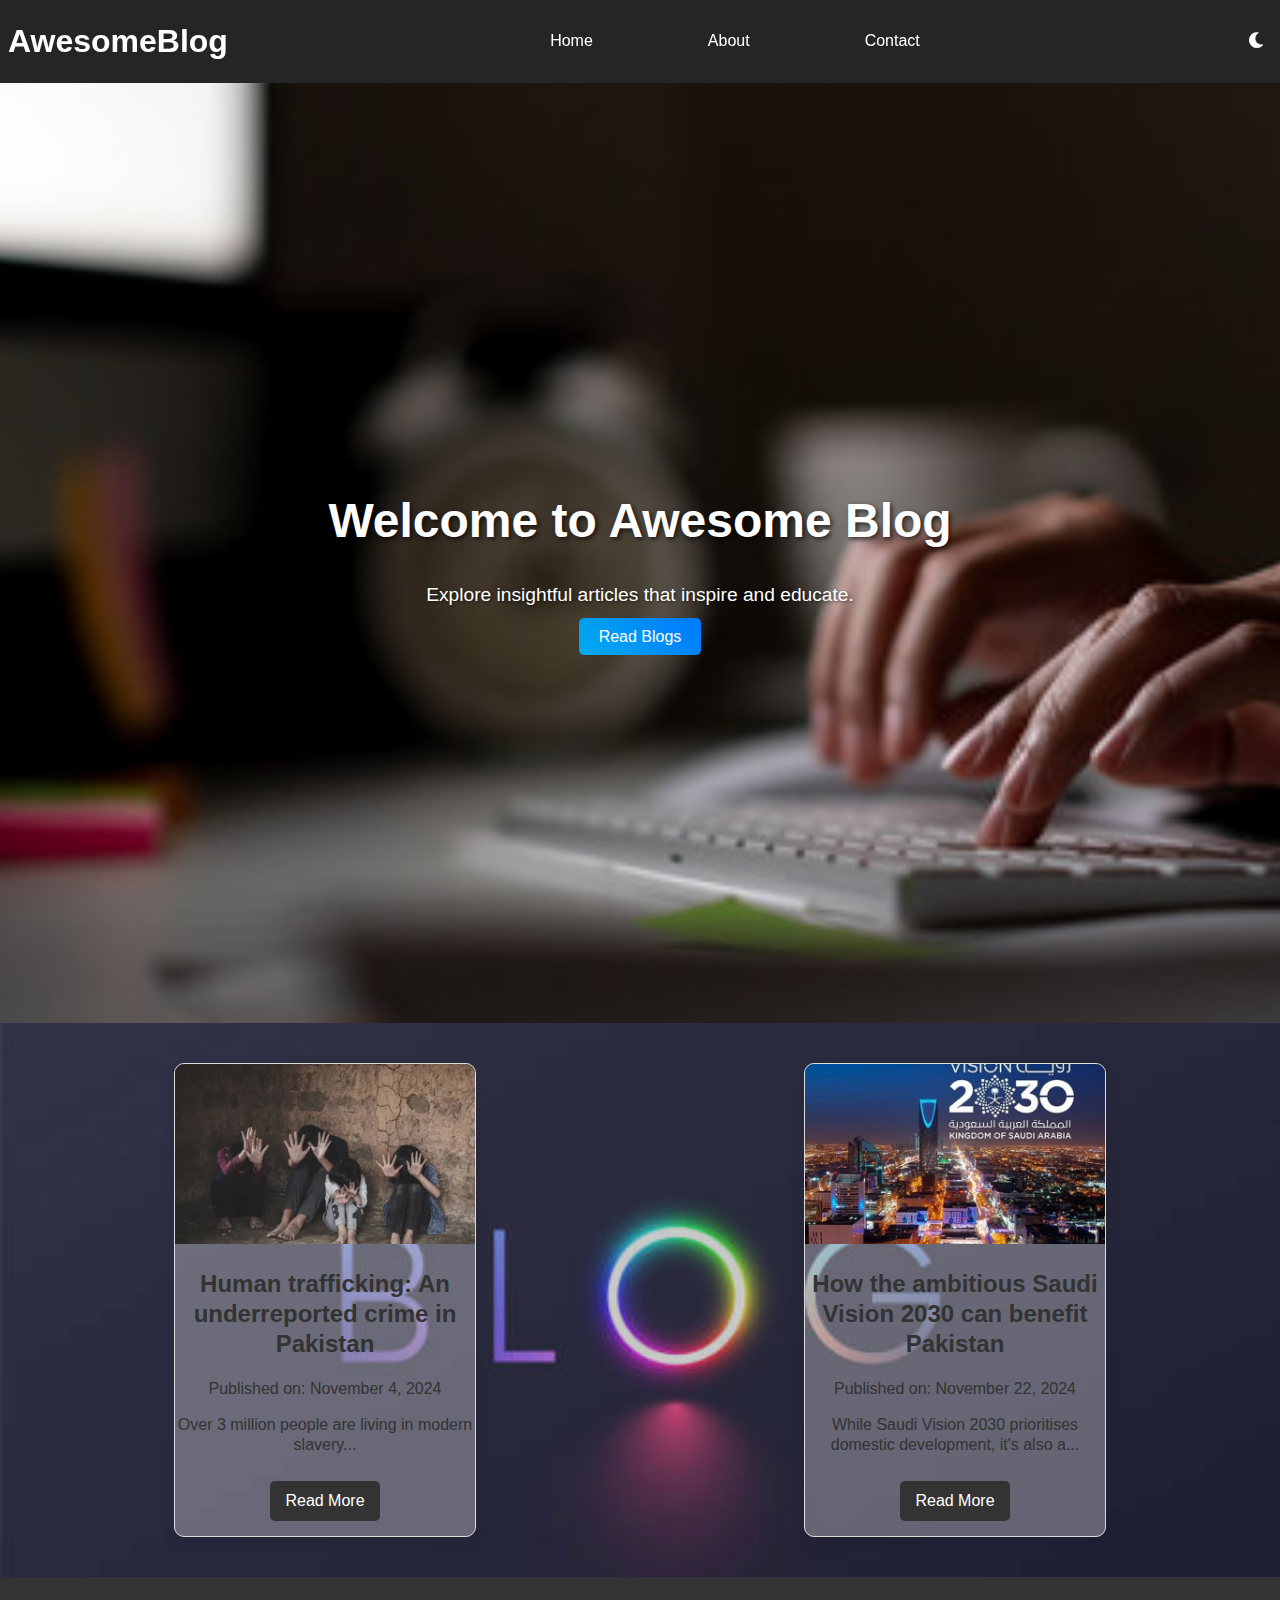
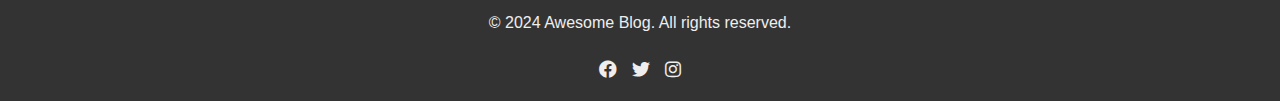
<file: Blog/index.html>
<!DOCTYPE html>
<html lang="en">
<head>
    <meta charset="UTF-8">
    <meta name="viewport" content="width=device-width, initial-scale=1.0">
    <title>Awesome Blog</title>
    <link rel="stylesheet" href="styles.css">
    <link rel="stylesheet" href="https://cdnjs.cloudflare.com/ajax/libs/font-awesome/6.0.0-beta3/css/all.min.css">
</head>
<body>
    <!-- Navigation Bar -->
    <nav class="navbar">
        <div class="container">
            <h1 class="logo">AwesomeBlog</h1>
            <ul class="nav-links">
                <li><a href="index.html">Home</a></li>
                <li><a href="about.html">About</a></li>
                <li><a href="contact.html">Contact</a></li>
            </ul>
            <button class="hamburger" onclick="toggleMenu()">
                <i class="fas fa-bars"></i>
            </button>
            <button class="theme-toggle" onclick="toggleTheme()">
                <i class="fas fa-moon"></i>
            </button>
        </div>
    </nav>

    <!-- Hero Section -->
    <header class="hero">
        <div class="hero-content">
            <h1>Welcome to Awesome Blog</h1>
            <p>Explore insightful articles that inspire and educate.</p>
            <a href="#posts" class="btn">Read Blogs</a>
        </div>
    </header>

    <!-- Blog Posts Section -->
    <section id="posts" class="blog-section container">
        <div class="blog-card">
            <img src="images/trafficking1717502267-0.jpg" alt="Post 1">
            <h2>Human trafficking: An underreported crime in Pakistan</h2>
            <p class="date">Published on: November 4, 2024</p>
            <p>Over 3 million people are living in modern slavery...</p>
            <a href="post1.html" class="btn">Read More</a>
        </div>
        <div class="blog-card">
            <img src="images/vision-20301716802070-0.jpg" alt="Post 2">
            <h2>How the ambitious Saudi Vision 2030 can benefit Pakistan</h2>
            <p class="date">Published on: November 22, 2024</p>
            <p>While Saudi Vision 2030 prioritises domestic development, it's also a...</p>
            <a href="post2.html" class="btn">Read More</a>
        </div>
    </section>

    <!-- Footer -->
    <footer>
        <div class="footer-container">
            <p>&copy; 2024 Awesome Blog. All rights reserved.</p>
            <div class="social-icons">
                <a href="#"><i class="fab fa-facebook"></i></a>
                <a href="#"><i class="fab fa-twitter"></i></a>
                <a href="#"><i class="fab fa-instagram"></i></a>
            </div>
        </div>
    </footer>

    <script src="script.js"></script>
</body>
</html>
</file>
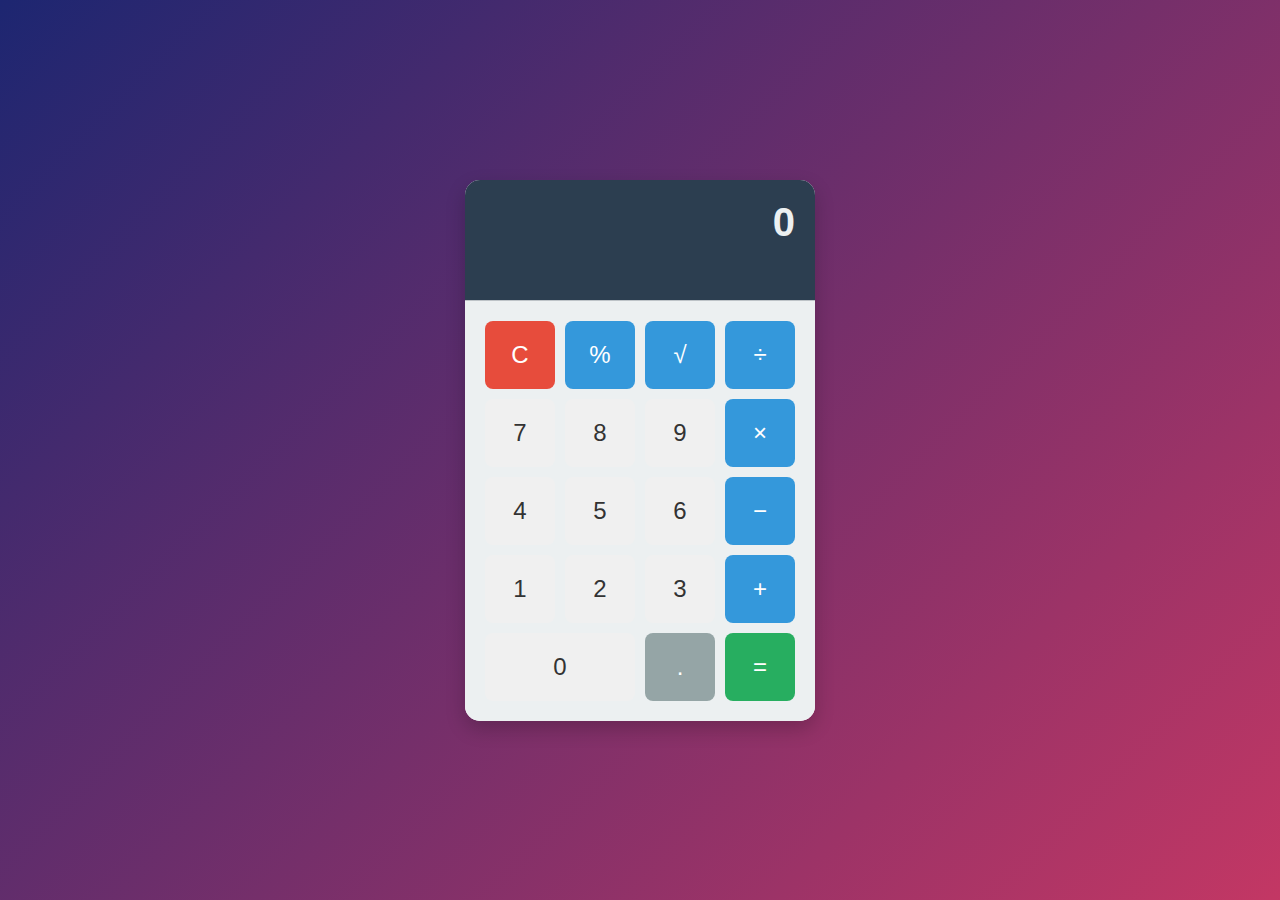
<file: Calculator/index.html>
<!DOCTYPE html>
<html lang="en">
<head>
  <meta charset="UTF-8">
  <meta name="viewport" content="width=device-width, initial-scale=1.0">
  <title>Beautiful Calculator</title>
  <link rel="stylesheet" href="styles.css">
</head>
<body>
  <div class="calculator">
    <div class="display" id="display">0</div>
    <div class="buttons">
      <!-- Top Row -->
      <button class="btn clear" id="clear">C</button>
      <button class="btn operator" data-op="%">%</button>
      <button class="btn operator" data-op="√">√</button>
      <button class="btn operator" data-op="/">÷</button>
      
      <!-- Numbers and Operators -->
      <button class="btn number" data-num="7">7</button>
      <button class="btn number" data-num="8">8</button>
      <button class="btn number" data-num="9">9</button>
      <button class="btn operator" data-op="*">×</button>
      
      <button class="btn number" data-num="4">4</button>
      <button class="btn number" data-num="5">5</button>
      <button class="btn number" data-num="6">6</button>
      <button class="btn operator" data-op="-">−</button>
      
      <button class="btn number" data-num="1">1</button>
      <button class="btn number" data-num="2">2</button>
      <button class="btn number" data-num="3">3</button>
      <button class="btn operator" data-op="+">+</button>
      
      <!-- Bottom Row -->
      <button class="btn number" data-num="0" style="grid-column: span 2;">0</button>
      <button class="btn decimal" data-num=".">.</button>
      <button class="btn equals" id="equals">=</button>
    </div>
  </div>
  <script src="script.js"></script>
</body>
</html>
</file>
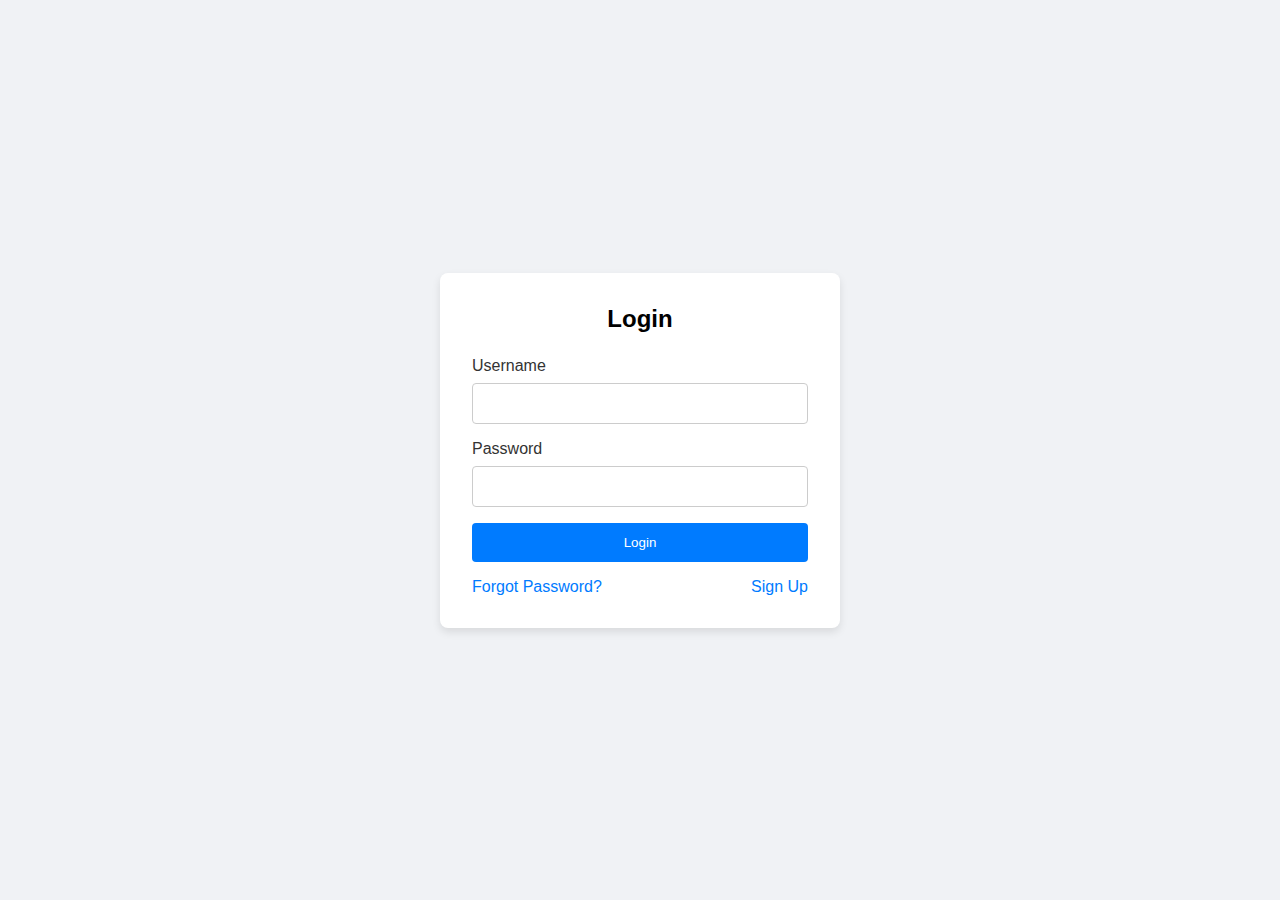
<file: Simple Login Page/index.html>
<!DOCTYPE html>
<html lang="en">
<head>
    <meta charset="UTF-8">
    <meta name="viewport" content="width=device-width, initial-scale=1.0">
    <title>Login Page</title>
    <link rel="stylesheet" href="styles.css">
</head>
<body>
    <div class="login-container">
        <form class="login-form" action="login.html" method="post">
            <h2>Login</h2>
            <label for="username">Username</label>
            <input type="text" id="username" name="username" required>
            
            <label for="password">Password</label>
            <input type="password" id="password" name="password" required>
            
            <button type="submit">Login</button>
            
            <div class="links">
                <a href="#">Forgot Password?</a>
                <a href="#">Sign Up</a>
            </div>
        </form>
    </div>
</body>
</html>
</file>
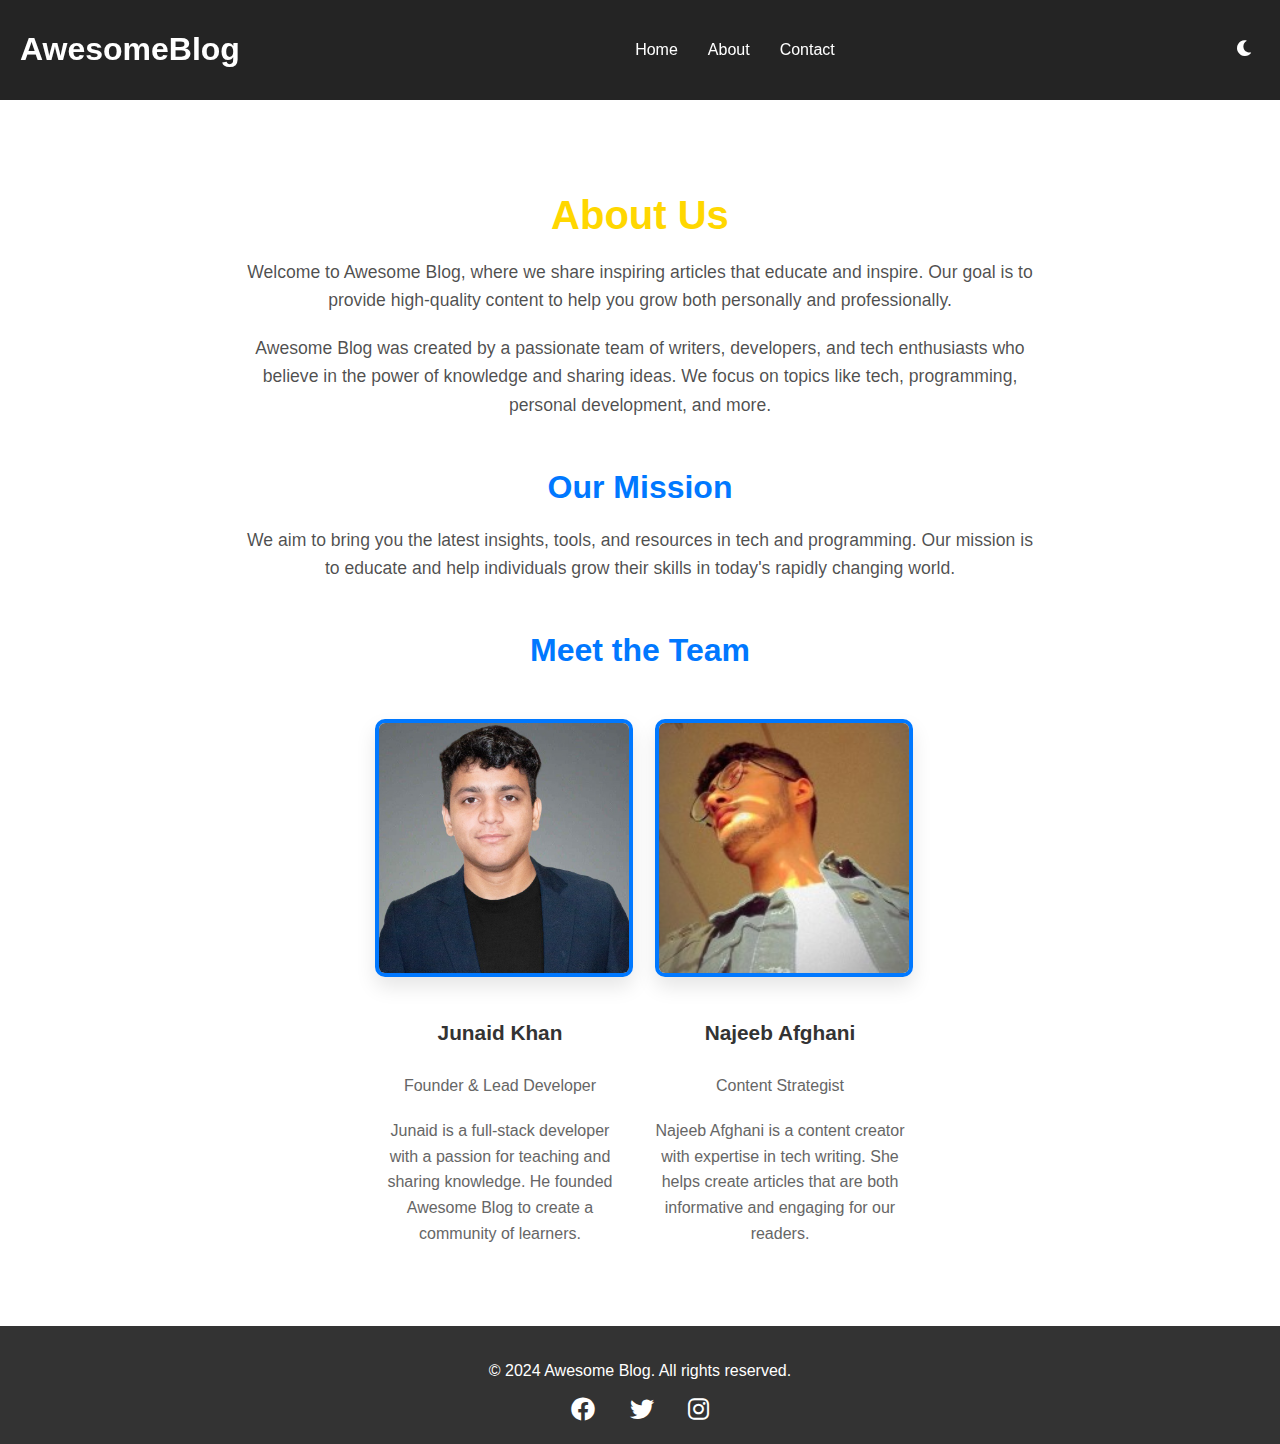
<file: Blog/about.html>
<!DOCTYPE html>
<html lang="en">
<head>
    <meta charset="UTF-8">
    <meta name="viewport" content="width=device-width, initial-scale=1.0">
    <title>About Us - Awesome Blog</title>
    <link rel="stylesheet" href="about.css">
    <link rel="stylesheet" href="https://cdnjs.cloudflare.com/ajax/libs/font-awesome/6.0.0-beta3/css/all.min.css">
</head>
<body>
    <!-- Navigation Bar -->
    <nav class="navbar">
        <div class="container">
            <h1 class="logo">AwesomeBlog</h1>
            <div class="hamburger" onclick="toggleMenu()">
                <i class="fas fa-bars"></i>
            </div>
            <ul class="nav-links">
                <li><a href="index.html">Home</a></li>
                <li><a href="about.html">About</a></li>
                <li><a href="contact.html">Contact</a></li>
            </ul>
            <button class="theme-toggle" onclick="toggleTheme()">
                <i class="fas fa-moon"></i>
            </button>
        </div>
    </nav>

    <!-- About Section -->
    <section class="about-section">
        <div class="container">
            <h2>About Us</h2>
            <p>Welcome to Awesome Blog, where we share inspiring articles that educate and inspire. Our goal is to provide high-quality content to help you grow both personally and professionally.</p>
            <p>Awesome Blog was created by a passionate team of writers, developers, and tech enthusiasts who believe in the power of knowledge and sharing ideas. We focus on topics like tech, programming, personal development, and more.</p>
        

            <h3>Our Mission</h3>
            <p>We aim to bring you the latest insights, tools, and resources in tech and programming. Our mission is to educate and help individuals grow their skills in today's rapidly changing world.</p>

            <h3>Meet the Team</h3>
            <div class="team">
                <div class="team-member">
                    <img src="images/1702284353532.jpg" alt="Team Member 1" class="team-img">
                    <h4>Junaid Khan</h4>
                    <p>Founder & Lead Developer</p>
                    <p>Junaid is a full-stack developer with a passion for teaching and sharing knowledge. He founded Awesome Blog to create a community of learners.</p>
                </div>
                <div class="team-member">
                    <img src="images/najeeb.jpg" alt="Team Member 2" class="team-img">
                    <h4>Najeeb Afghani</h4>
                    <p>Content Strategist</p>
                    <p>Najeeb Afghani is a content creator with expertise in tech writing. She helps create articles that are both informative and engaging for our readers.</p>
                </div>
            </div>
        </div>
    </section>

    <!-- Footer -->
    <footer>
        <div class="container">
            <p>&copy; 2024 Awesome Blog. All rights reserved.</p>
            <div class="social-icons">
                <a href="#"><i class="fab fa-facebook"></i></a>
                <a href="#"><i class="fab fa-twitter"></i></a>
                <a href="#"><i class="fab fa-instagram"></i></a>
            </div>
        </div>
    </footer>

    <script src="script.js"></script>
</body>
</html>
</file>
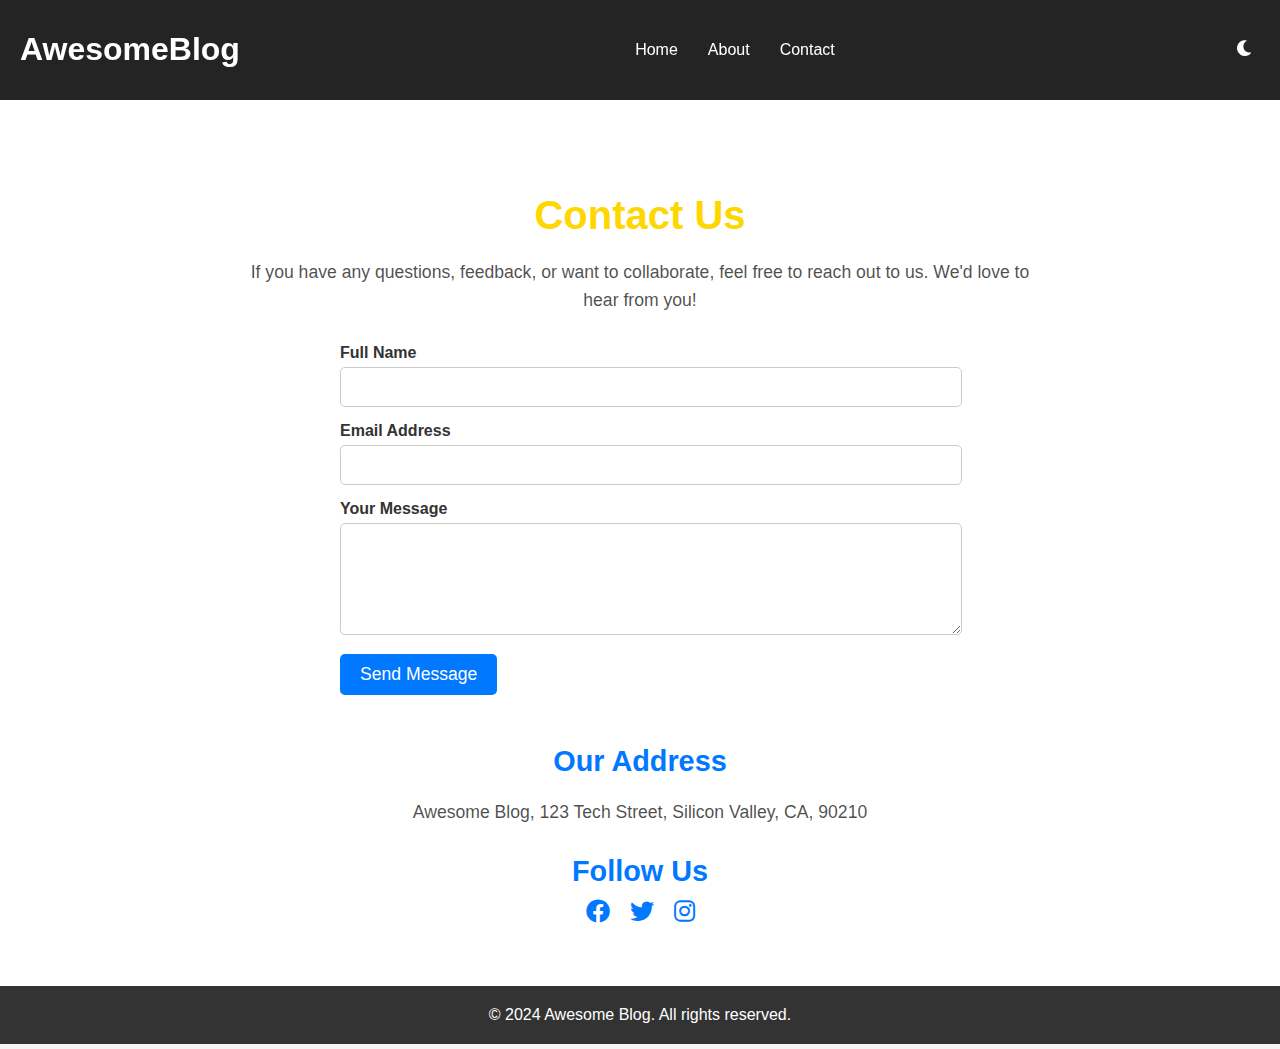
<file: Blog/contact.html>
<!DOCTYPE html>
<html lang="en">
<head>
    <meta charset="UTF-8">
    <meta name="viewport" content="width=device-width, initial-scale=1.0">
    <title>Contact Us - Awesome Blog</title>
    <link rel="stylesheet" href="contact.css">
    <link rel="stylesheet" href="https://cdnjs.cloudflare.com/ajax/libs/font-awesome/6.0.0-beta3/css/all.min.css">
</head>
<body>
    <!-- Navigation Bar -->
    <nav class="navbar">
        <div class="container">
            <h1 class="logo">AwesomeBlog</h1>
            <div class="hamburger" onclick="toggleMenu()">
                <i class="fas fa-bars"></i>
            </div>
            <ul class="nav-links">
                <li><a href="index.html">Home</a></li>
                <li><a href="about.html">About</a></li>
                <li><a href="contact.html">Contact</a></li>
            </ul>
            <button class="theme-toggle" onclick="toggleTheme()">
                <i class="fas fa-moon"></i>
            </button>
        </div>
    </nav>

    <!-- Contact Section -->
    <section class="contact-section">
        <div class="container">
            <h2>Contact Us</h2>
            <p>If you have any questions, feedback, or want to collaborate, feel free to reach out to us. We'd love to hear from you!</p>

            <!-- Contact Form -->
            <form class="contact-form" action="#" method="POST">
                <label for="name">Full Name</label>
                <input type="text" id="name" name="name" required>

                <label for="email">Email Address</label>
                <input type="email" id="email" name="email" required>

                <label for="message">Your Message</label>
                <textarea id="message" name="message" rows="5" required></textarea>

                <button type="submit">Send Message</button>
            </form>

            <!-- Contact Details -->
            <div class="contact-details">
                <h3>Our Address</h3>
                <p>Awesome Blog, 123 Tech Street, Silicon Valley, CA, 90210</p>

                <h3>Follow Us</h3>
                <div class="social-icons">
                    <a href="#"><i class="fab fa-facebook"></i></a>
                    <a href="#"><i class="fab fa-twitter"></i></a>
                    <a href="#"><i class="fab fa-instagram"></i></a>
                </div>
            </div>
        </div>
    </section>    
    <!-- Footer -->
    <footer>
        <div class="container">
            <p>&copy; 2024 Awesome Blog. All rights reserved.</p>
        </div>
    </footer>

    <script src="script.js"></script>
</body>
</html>
</file>
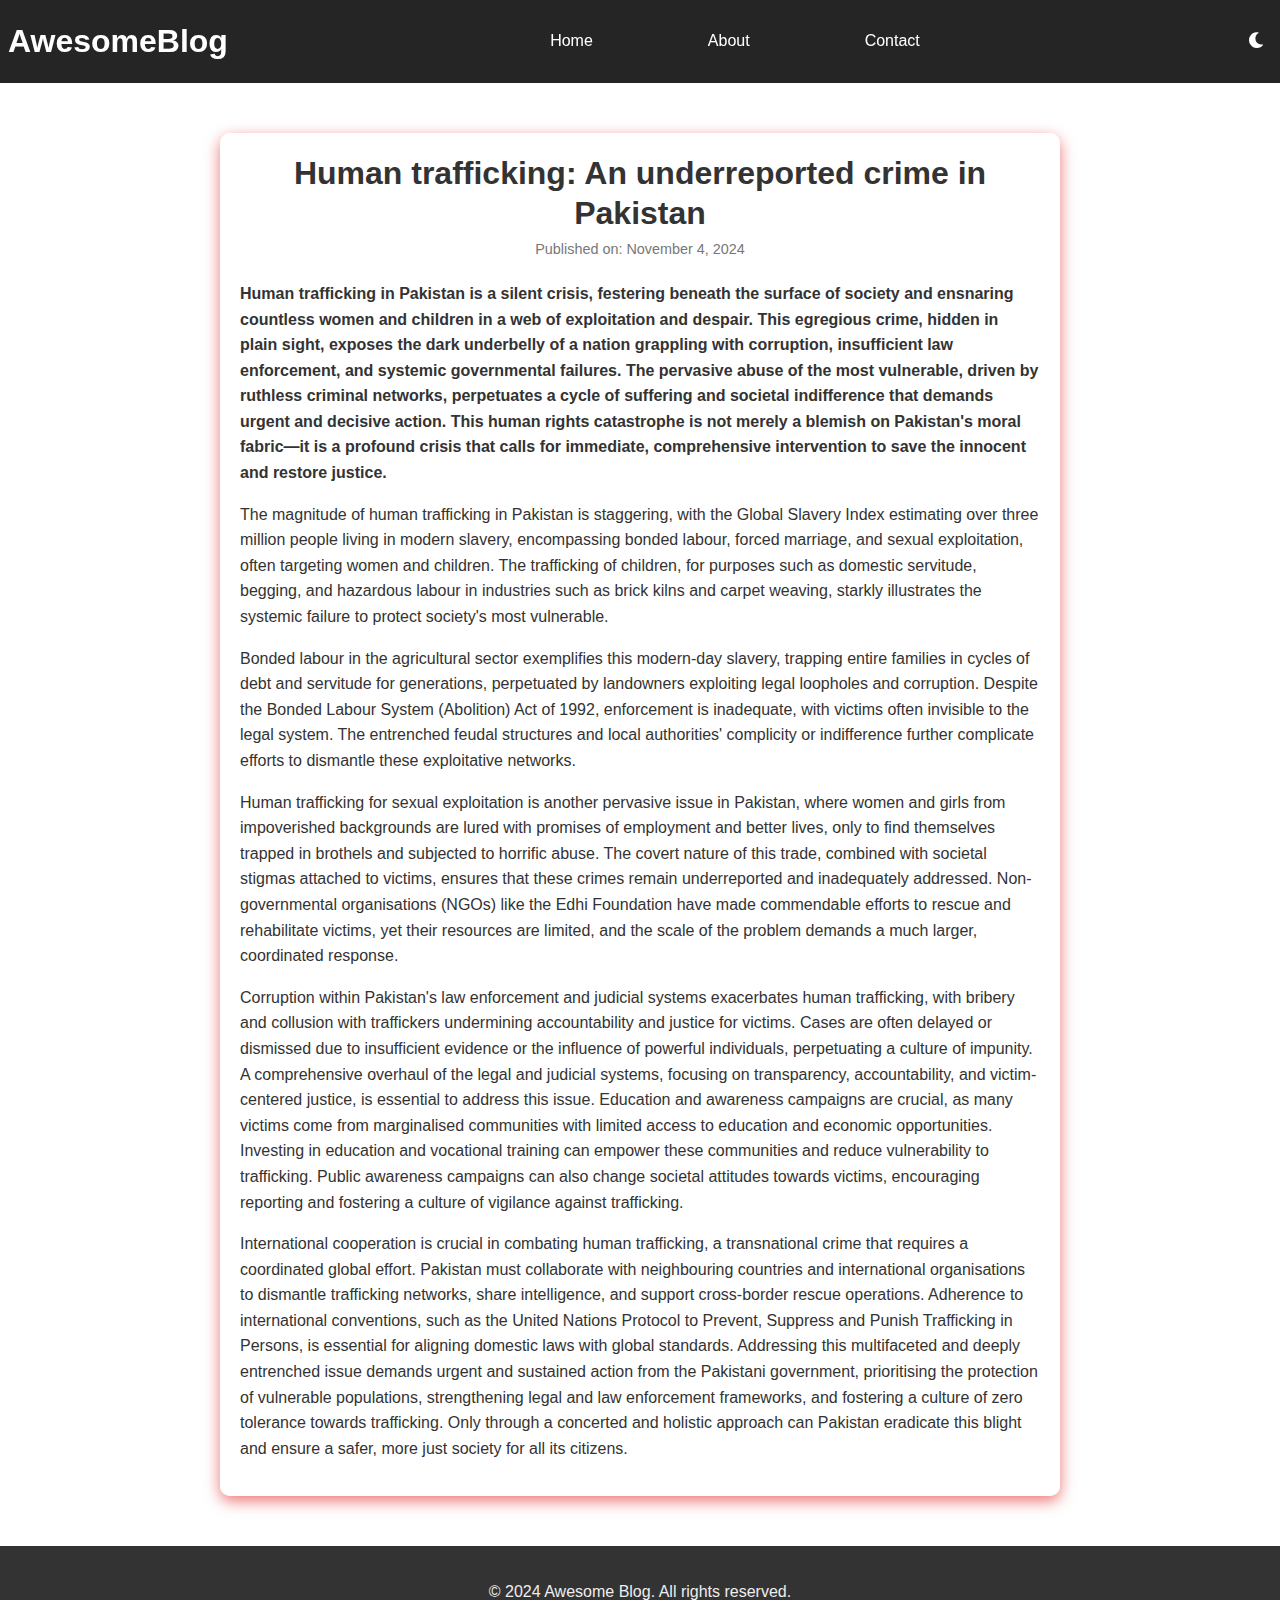
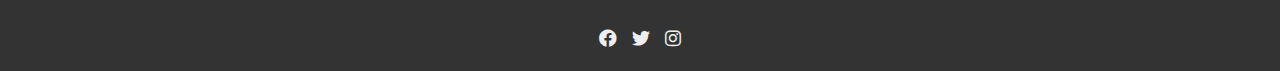
<file: Blog/post1.html>
<!DOCTYPE html>
<html lang="en">
<head>
    <meta charset="UTF-8">
    <meta name="viewport" content="width=device-width, initial-scale=1.0">
    <title>Post 1 - Awesome Blog</title>
    <link rel="stylesheet" href="styles.css">
    <link rel="stylesheet" href="https://cdnjs.cloudflare.com/ajax/libs/font-awesome/6.0.0-beta3/css/all.min.css">
</head>
<body>

    <!-- Navigation Bar --> 
    <nav class="navbar">
    <div class="container">
        <h1 class="logo">AwesomeBlog</h1>
        <div class="hamburger" onclick="toggleMenu()">
            <i class="fas fa-bars"></i>
        </div>
        <ul class="nav-links">
            <li><a href="index.html">Home</a></li>
            <li><a href="about.html">About</a></li>
            <li><a href="contact.html">Contact</a></li>
        </ul>
        <button class="theme-toggle" onclick="toggleTheme()">
            <i class="fas fa-moon"></i>
        </button>
    </div>
</nav>



    



    <!-- Post Content -->
    <main class="post-content">
        <header class="post-header">
            <h2>Human trafficking: An underreported crime in Pakistan</h2>
            <p class="post-date">Published on: November 4, 2024</p>
        </header>
        <article>
            <p>
                <b>
                    Human trafficking in Pakistan is a silent crisis, festering beneath the surface of society and ensnaring countless women and children in a web of exploitation and despair. This egregious crime, hidden in plain sight, exposes the dark underbelly of a nation grappling with corruption, insufficient law enforcement, and systemic governmental failures. The pervasive abuse of the most vulnerable, driven by ruthless criminal networks, perpetuates a cycle of suffering and societal indifference that demands urgent and decisive action. This human rights catastrophe is not merely a blemish on Pakistan's moral fabric—it is a profound crisis that calls for immediate, comprehensive intervention to save the innocent and restore justice.
                </b>
            </p>
            <p>
                The magnitude of human trafficking in Pakistan is staggering, with the Global Slavery Index estimating over three million people living in modern slavery, encompassing bonded labour, forced marriage, and sexual exploitation, often targeting women and children. The trafficking of children, for purposes such as domestic servitude, begging, and hazardous labour in industries such as brick kilns and carpet weaving, starkly illustrates the systemic failure to protect society's most vulnerable.
            </p>
            <p>
                Bonded labour in the agricultural sector exemplifies this modern-day slavery, trapping entire families in cycles of debt and servitude for generations, perpetuated by landowners exploiting legal loopholes and corruption. Despite the Bonded Labour System (Abolition) Act of 1992, enforcement is inadequate, with victims often invisible to the legal system. The entrenched feudal structures and local authorities' complicity or indifference further complicate efforts to dismantle these exploitative networks.
            </p>
            <p>
                Human trafficking for sexual exploitation is another pervasive issue in Pakistan, where women and girls from impoverished backgrounds are lured with promises of employment and better lives, only to find themselves trapped in brothels and subjected to horrific abuse. The covert nature of this trade, combined with societal stigmas attached to victims, ensures that these crimes remain underreported and inadequately addressed. Non-governmental organisations (NGOs) like the Edhi Foundation have made commendable efforts to rescue and rehabilitate victims, yet their resources are limited, and the scale of the problem demands a much larger, coordinated response.
            </p>
            <p>
                Corruption within Pakistan's law enforcement and judicial systems exacerbates human trafficking, with bribery and collusion with traffickers undermining accountability and justice for victims. Cases are often delayed or dismissed due to insufficient evidence or the influence of powerful individuals, perpetuating a culture of impunity. A comprehensive overhaul of the legal and judicial systems, focusing on transparency, accountability, and victim-centered justice, is essential to address this issue. Education and awareness campaigns are crucial, as many victims come from marginalised communities with limited access to education and economic opportunities. Investing in education and vocational training can empower these communities and reduce vulnerability to trafficking. Public awareness campaigns can also change societal attitudes towards victims, encouraging reporting and fostering a culture of vigilance against trafficking.
            </p>
            <p>
                International cooperation is crucial in combating human trafficking, a transnational crime that requires a coordinated global effort. Pakistan must collaborate with neighbouring countries and international organisations to dismantle trafficking networks, share intelligence, and support cross-border rescue operations. Adherence to international conventions, such as the United Nations Protocol to Prevent, Suppress and Punish Trafficking in Persons, is essential for aligning domestic laws with global standards. Addressing this multifaceted and deeply entrenched issue demands urgent and sustained action from the Pakistani government, prioritising the protection of vulnerable populations, strengthening legal and law enforcement frameworks, and fostering a culture of zero tolerance towards trafficking. Only through a concerted and holistic approach can Pakistan eradicate this blight and ensure a safer, more just society for all its citizens.
            </p>
        </article>
    </main>

    <!-- Footer -->
    <footer>
        <div class="footer-container">
            <p>&copy; 2024 Awesome Blog. All rights reserved.</p>
            <div class="social-icons">
                <a href="#"><i class="fab fa-facebook"></i></a>
                <a href="#"><i class="fab fa-twitter"></i></a>
                <a href="#"><i class="fab fa-instagram"></i></a>
            </div>
        </div>
    </footer>
    
    <script src="script.js"></script>
</body>
</html>
</file>
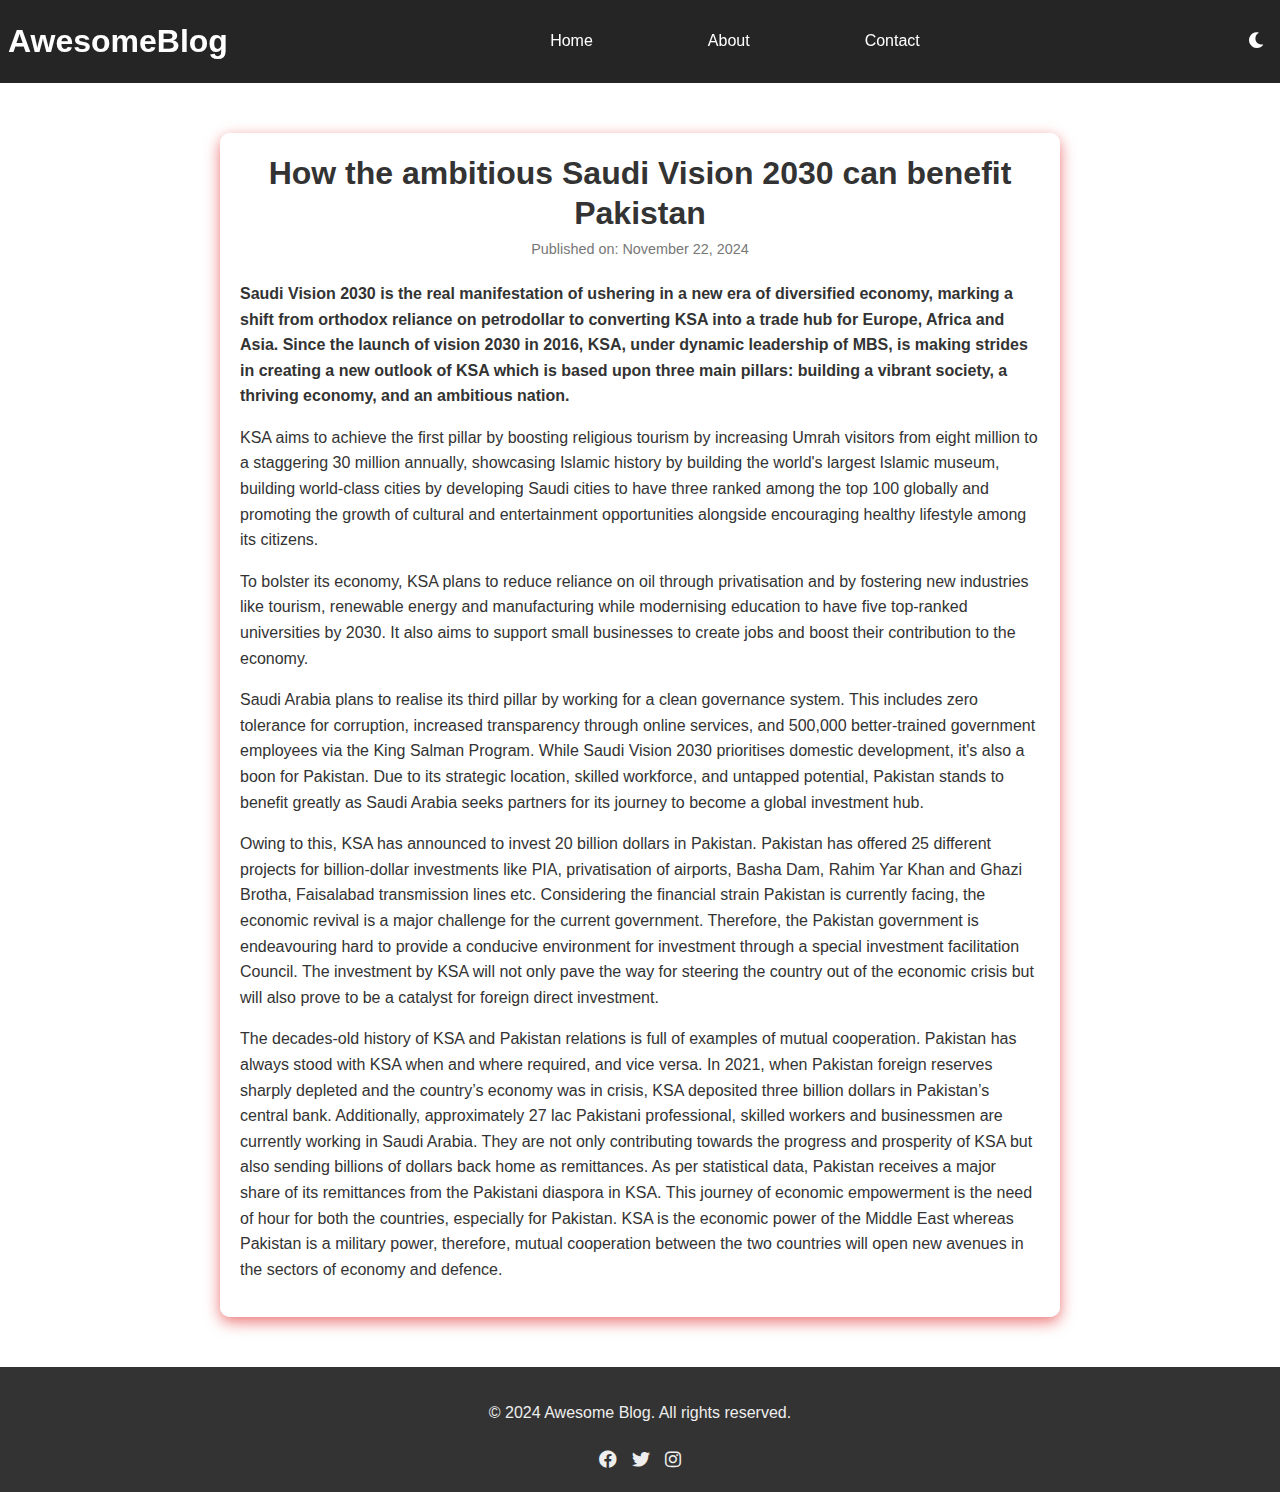
<file: Blog/post2.html>
<!DOCTYPE html>
<html lang="en">
<head>
    <meta charset="UTF-8">
    <meta name="viewport" content="width=device-width, initial-scale=1.0">
    <title>Post 2 - Awesome Blog</title>
    <link rel="stylesheet" href="styles.css">
    <link rel="stylesheet" href="https://cdnjs.cloudflare.com/ajax/libs/font-awesome/6.0.0-beta3/css/all.min.css">
</head>
<body>


 <!-- Navigation Bar --> 
 <nav class="navbar">
    <div class="container">
        <h1 class="logo">AwesomeBlog</h1>
        <div class="hamburger" onclick="toggleMenu()">
            <i class="fas fa-bars"></i>
        </div>
        <ul class="nav-links">
            <li><a href="index.html">Home</a></li>
            <li><a href="about.html">About</a></li>
            <li><a href="contact.html">Contact</a></li>
        </ul>
        <button class="theme-toggle" onclick="toggleTheme()">
            <i class="fas fa-moon"></i>
        </button>
    </div>
</nav>



    <!-- Post Content -->
    <main class="post-content">
        <header class="post-header">
            <h2>How the ambitious Saudi Vision 2030 can benefit Pakistan</h2>
            <p class="post-date">Published on: November 22, 2024</p>
        </header>
        <article>
            <p>
                <b>
                    Saudi Vision 2030 is the real manifestation of ushering in a new era of diversified economy, marking a shift from orthodox reliance on petrodollar to converting KSA into a trade hub for Europe, Africa and Asia. Since the launch of vision 2030 in 2016, KSA, under dynamic leadership of MBS, is making strides in creating a new outlook of KSA which is based upon three main pillars: building a vibrant society, a thriving economy, and an ambitious nation.
                </b>
            </p>
            <p>
                KSA aims to achieve the first pillar by boosting religious tourism by increasing Umrah visitors from eight million to a staggering 30 million annually, showcasing Islamic history by building the world's largest Islamic museum, building world-class cities by developing Saudi cities to have three ranked among the top 100 globally and promoting the growth of cultural and entertainment opportunities alongside encouraging healthy lifestyle among its citizens.
            </p>
            <p>
                To bolster its economy, KSA plans to reduce reliance on oil through privatisation and by fostering new industries like tourism, renewable energy and manufacturing while modernising education to have five top-ranked universities by 2030. It also aims to support small businesses to create jobs and boost their contribution to the economy.
            </p>
            <p>
                Saudi Arabia plans to realise its third pillar by working for a clean governance system. This includes zero tolerance for corruption, increased transparency through online services, and 500,000 better-trained government employees via the King Salman Program.

                While Saudi Vision 2030 prioritises domestic development, it's also a boon for Pakistan. Due to its strategic location, skilled workforce, and untapped potential, Pakistan stands to benefit greatly as Saudi Arabia seeks partners for its journey to become a global investment hub.
            </p>
            <p>
                Owing to this, KSA has announced to invest 20 billion dollars in Pakistan. Pakistan has offered 25 different projects for billion-dollar investments like PIA, privatisation of airports, Basha Dam, Rahim Yar Khan and Ghazi Brotha, Faisalabad transmission lines etc. Considering the financial strain Pakistan is currently facing, the economic revival is a major challenge for the current government. Therefore, the Pakistan government is endeavouring hard to provide a conducive environment for investment through a special investment facilitation Council. The investment by KSA will not only pave the way for steering the country out of the economic crisis but will also prove to be a catalyst for foreign direct investment.
            </p>
            <p>
                The decades-old history of KSA and Pakistan relations is full of examples of mutual cooperation. Pakistan has always stood with KSA when and where required, and vice versa. In 2021, when Pakistan foreign reserves sharply depleted and the country’s economy was in crisis, KSA deposited three billion dollars in Pakistan’s central bank. Additionally, approximately 27 lac Pakistani professional, skilled workers and businessmen are currently working in Saudi Arabia. They are not only contributing towards the progress and prosperity of KSA but also sending billions of dollars back home as remittances. As per statistical data, Pakistan receives a major share of its remittances from the Pakistani diaspora in KSA.

                This journey of economic empowerment is the need of hour for both the countries, especially for Pakistan. KSA is the economic power of the Middle East whereas Pakistan is a military power, therefore, mutual cooperation between the two countries will open new avenues in the sectors of economy and defence.
            </p>
        </article>
    </main>

    <!-- Footer -->
    <footer>
        <div class="footer-container">
            <p>&copy; 2024 Awesome Blog. All rights reserved.</p>
            <div class="social-icons">
                <a href="#"><i class="fab fa-facebook"></i></a>
                <a href="#"><i class="fab fa-twitter"></i></a>
                <a href="#"><i class="fab fa-instagram"></i></a>
            </div>
        </div>
    </footer>
    
    <script src="script.js"></script>
</body>
</html>
</file>
<file: Blog/styles.css>
/* General Styles */
body {
    margin: 0;
    font-family: Arial, sans-serif;
    line-height: 1.25;
    color: #333;
}












/* Navbar */
.navbar {
    /* background: #333 0.5%; */
    background-color: rgba(0, 0, 0, 0.856);
    color: #fff;
    padding: 0em 0.5em;
    /* padding: 10px 20px; */
    position: sticky;
    top: 0;
    z-index: 1000;
}
 .container {
    display: flex;
    justify-content: space-between;
    align-items: center;

}
 .nav-links {
    list-style: none;
    display: flex;
    gap: 115px;
    padding-left: 0px;
}
 .nav-links a {
    color: white;
    text-decoration: none;
    transition: color 0.3s;
}
 .nav-links a:hover {
    color: #00aced;
}

.hamburger {
    display: none; /* Hide by default */
    background: none;
    border: none;
    color: white;
    font-size: 24px;
    cursor: pointer;
}





/* Responsive Code  */


@media (max-width: 768px) {
    .hamburger {
        display: block; /* Show hamburger menu */
    }
    .nav-links {
        display: none; /* Hide links initially */
        flex-direction: column;
        background-color: rgba(0, 0, 0, 0.9); /* Background for mobile menu */
        position: absolute;
        top: 60px; /* Adjust to match navbar height */
        right: 0;
        width: 200px;
        padding: 10px 20px;
        border-radius: 5px;
    }

    .nav-links.active {
        display: flex; /* Show links when active */
    }

    .nav-links li {
        margin-bottom: 10px; /* Spacing for mobile links */
    }

    .logo {
        font-size: 1.2rem; /* Adjust logo size for mobile */
    }
    
    .blog-section {
        background: url('images/4.jpg')
    }
}




 .theme-toggle {
    background: none;
    border: none;
    color: white;
    font-size: 18px;
    cursor: pointer;
}
















/* Hero Section */
/* Hero Section */
.hero {
    height: 100vh; /* Full screen height */
    background: url('images/2.jpg') center/cover no-repeat;
    display: flex;
    align-items: center;
    justify-content: center;
    text-align: center;
    color: white;
    padding: 20px;
}

.hero h1 {
    font-size: 3rem;
    text-shadow: 2px 2px 5px rgba(0, 0, 0, 0.7); /* Improved text visibility */
}

.hero p {
    font-size: 1.2rem;
    text-shadow: 1px 1px 3px rgba(0, 0, 0, 0.6); /* Improved text visibility */
}

.hero .btn {
    background: linear-gradient(45deg, #00aced, #0078ff);
    color: white;
    padding: 10px 20px;
    border-radius: 5px;
    text-decoration: none;
    margin-top: 20px; /* Added spacing */
    transition: background 0.3s;
}

/* Blog Cards */

/* Blog Posts Section */
.blog-section {
    display: flex;
    justify-content: center;
    gap: 20px;
    padding: 20px;
    flex-wrap: wrap;
    background: url('images/istockphoto-1395313484-612x612.jpg') center/cover no-repeat; /* Add background image */
    position: relative;
    z-index: 1;
    padding: 40px 20px;
    /* border-radius: 10px; Optional, for rounded corners */
}

/* Optional: Add a semi-transparent overlay for better readability */
.blog-section::before {
    content: '';
    position: absolute;
    top: 0;
    left: 0;
    right: 0;
    bottom: 0;
    background: rgba(0, 0, 0, 0.2); /* Semi-transparent overlay */
    z-index: 0;
}

/* Blog Cards Styling */
.blog-card {
    position: relative;
    z-index: 1; /* Ensure cards are above the overlay */
    background: rgba(255, 255, 255, 0.3); /* Semi-transparent white background */
    border: 1px solid #ddd;
    border-radius: 10px;
    overflow: hidden;
    width: 300px;
    text-align: center;
    margin: auto;
    box-shadow: 0 5px 15px rgba(0, 0, 0, 0.1);
    transition: transform 0.3s, box-shadow 0.3s, background 0.3s;
}

.blog-card:hover {
    transform: translateY(-5px);
    box-shadow: 0 5px 20px rgba(0, 0, 0, 0.2);
    background: rgba(255, 255, 255, 0.9); /* Slightly less transparent on hover */

}

.blog-card img {
    width: 100%;
    height: 180px;
    object-fit: cover;
}

.blog-card .btn {
    display: inline-block;
    margin-top: 10px;
    background: #333;
    color: white;
    padding: 10px 15px;
    border-radius: 5px;
    text-decoration: none;
    margin-bottom: 15px;
    transition: background 0.3s
}

.blog-card .btn:hover {
    background: #0078ff;
}



/* Footer */



footer {
    text-align: center;
    background: #333; /* Matchable dark gray color */
    color: #eee; /* Light text for contrast */
    padding: 20px 0;
}

.footer-container {
    max-width: 1200px;
    margin: 0 auto; /* Center content horizontally */
    display: flex;
    flex-direction: column;
    align-items: center;
    gap: 10px; /* Space between elements */
}

/* Social Icons Styling */
.social-icons {
    display: flex;
    gap: 15px; /* Space between icons */
}

.social-icons a {
    color: #eee; /* Match text color */
    font-size: 18px;
    text-decoration: none;
    transition: color 0.3s;
}

.social-icons a:hover {
    color: #0078ff; /* Light blue hover effect */
}

/* Responsive Footer */
@media (max-width: 768px) {
    .footer-container {
        padding: 10px;
    }
}



/* Dark Mode */
body.dark-mode {
    background: #121212;
    color: #eee;
}
body.dark-mode .navbar {
    background: #1a1a1a;
}
body.dark-mode .blog-card {
    background: #1a1a1a;
    border: 1px solid #333;
}
body.dark-mode footer {
    background: #1a1a1a;
}
body.dark-mode .post-navbar .post-logo {
    color: #fff; /* Ensure the logo is white in dark mode */
}
body.dark-mode .post-navbar .post-nav-links a {
    color: #eee; /* Light color for navbar links */
}

body.dark-mode .post-navbar .post-nav-links a:hover {
    color: #ffd700; /* Highlight color for links in dark mode */
}
body.dark-mode .post-content {
    background: #1a1a1a; /* Dark background for post content */
    color: #eee; /* Light text color */
    border-radius: 10px;
    box-shadow: 0 5px 15px rgba(0, 0, 0, 0.3);
}

body.dark-mode .post-header h2 {
    font-size: 2.5rem; /* Increased font size for header */
    color: #ffd700; /* Gold color for post title */
}

body.dark-mode .post-header .post-date {
    color: #ccc; /* Lighter color for date in dark mode */
}

body.dark-mode .post-content p {
    font-size: 1.1rem; /* Increased font size for better readability */
    line-height: 1.8; /* Increased line height for clarity */
}

/* Optional: Add hover effect for better interactivity in dark mode */
body.dark-mode .post-nav-links a:hover {
    color: #ffd700; /* Keep the gold highlight for hovered links */
}













/* Post Content */
.post-content {
    max-width: 800px;
    margin: 50px auto;
    padding: 20px;
    background: rgba(255, 255, 255, 0.9); /* Slightly transparent */
    border-radius: 10px;
    box-shadow: 0 5px 15px rgba(221, 7, 7, 0.548);
}

.post-header {
    text-align: center;
    margin-bottom: 20px;
}

.post-header h2 {
    font-size: 2rem;
    margin: 0;
    color: #333;
}

.post-header .post-date {
    font-size: 0.9rem;
    color: #777;
    margin-top: 5px;
}

.post-content p {
    font-size: 1rem;
    line-height: 1.6;
    margin-bottom: 15px;
}






/* Responsive Styling */
@media (max-width: 768px) {
    .nav-links {
        display: none;
        flex-direction: column;
        background: rgba(0, 0, 0, 0.9);
        position: absolute;
        top: 50px;
        right: 15px;
        border-radius: 5px;
        padding: 10px;
    }

    .navbar.open .nav-links {
        display: flex;
    }

    .hamburger {
        display: block;
    }
}

@media (max-width: 480px) {
    .logo {
        font-size: 1.2rem;
    }

    .post-header h2 {
        font-size: 1.5rem;
    }

    .post-content {
        padding: 10px;
    }
}
</file>
<file: Calculator/styles.css>
/* styles.css */
body {
    display: flex;
    justify-content: center;
    align-items: center;
    height: 100vh;
    margin: 0;
    font-family: 'Arial', sans-serif;
    background: linear-gradient(135deg, #1d2671, #c33764);
  }
  
  .calculator {
    width: 350px;
    background: #ffffff;
    border-radius: 15px;
    box-shadow: 0 8px 20px rgba(0, 0, 0, 0.2);
    overflow: hidden;
  }
  
  .display {
    height: 80px;
    padding: 20px;
    font-size: 2.5rem;
    font-weight: bold;
    text-align: right;
    background: #2c3e50;
    color: #ecf0f1;
    border-bottom: 1px solid #bdc3c7;
  }
  
  .buttons {
    display: grid;
    grid-template-columns: repeat(4, 1fr);
    gap: 10px;
    padding: 20px;
    background: #ecf0f1;
  }
  
  .btn {
    padding: 20px;
    font-size: 1.5rem;
    border: none;
    border-radius: 8px;
    cursor: pointer;
    transition: transform 0.2s, background 0.3s;
  }
  
  .btn.number {
    background: #f0f0f0;
    color: #333;
  }
  
  .btn.operator {
    background: #3498db;
    color: white;
  }
  
  .btn.clear {
    background: #e74c3c;
    color: white;
  }
  
  .btn.equals {
    background: #27ae60;
    color: white;
    grid-column: span 1;
  }
  
  .btn:hover {
    transform: translateY(-2px);
  }
  
  .btn:active {
    transform: translateY(0);
  }
  
  .decimal {
    background: #95a5a6;
    color: white;
  }
  
  .btn.clear:hover {
    background: #c0392b;
  }
  
  .btn.equals:hover {
    background: #229954;
  }
  
  @media (max-width: 480px) {
    .calculator {
      width: 90%;
    }
    .btn {
      font-size: 1.2rem;
      padding: 15px;
    }
    .display {
      font-size: 2rem;
    }
  }
</file>
<file: Blog/about.css>
/* General Styles */
body {
    font-family: Arial, sans-serif;
    margin: 0;
    padding: 0;
    background-color: #f4f4f4;
    color: #333;
}

/* Navbar */
.navbar {
    background-color: rgba(0, 0, 0, 0.856);
    color: #fff;
    padding: 10px 20px;
    position: sticky;
    top: 0;
    z-index: 1000;
}

.navbar .container {
    display: flex;
    justify-content: space-between;
    align-items: center;
}

.nav-links {
    list-style: none;
    display: flex;
    gap: 30px;
    padding-left: 0;
}

.nav-links a {
    color: white;
    text-decoration: none;
    transition: color 0.3s;
}

.nav-links a:hover {
    color: #00aced;
}

.theme-toggle {
    background: none;
    border: none;
    color: white;
    font-size: 18px;
    cursor: pointer;
}

/* About Section */
.about-section {
    padding: 60px 20px;
    background-color: #fff;
    text-align: center;
}

.about-section h2 {
    font-size: 2.5rem;
    font-weight: bold;
    color: #ffd700;
    margin-bottom: 20px;
}

.about-section p {
    font-size: 1.1rem;
    line-height: 1.6;
    max-width: 800px;
    margin: 20px auto;
    color: rgba(0, 0, 0, 0.7);
}

.about-section img {
    width: 100%;
    max-width: 600px;
    margin: 30px 0;
    border-radius: 10px;
    box-shadow: 0 10px 20px rgba(0, 0, 0, 0.1);
}

/* Meet the Team Section */
h3 {
    font-size: 2rem;
    color: #0078ff;
    margin-top: 50px;
    margin-bottom: 20px;
}

.team {
    display: flex;
    justify-content: center;
    gap: 30px;
    margin-top: 20px;
}

.team-member {
    text-align: center;
    max-width: 250px;
}

.team-member h4 {
    margin-top: 10px;
    font-size: 1.3rem;
    color: #333;
}

.team-member p {
    font-size: 1rem;
    color: #666;
}

.team-img {
    width: 100%;
    border-radius: 50%;
    border: 4px solid #0078ff;
    max-width: 200px;
}

/* Footer */
footer {
    background-color: #333;
    color: white;
    padding: 20px;
    text-align: center;
}

footer .social-icons a {
    color: white;
    font-size: 1.5rem;
    margin: 0 15px;
    text-decoration: none;
}

footer .social-icons a:hover {
    color: #ffd700;
}

/* Responsive Design */
@media (max-width: 768px) {
    .about-section h2 {
        font-size: 2rem;
    }

    .about-section p {
        font-size: 1rem;
        max-width: 90%;
    }

    .team {
        flex-direction: column;
        gap: 20px;
    }

    .team-member {
        max-width: 100%;
    }

    footer {
        padding: 15px;
    }
}

@media (max-width: 480px) {
    .about-section {
        padding: 60px 10px;
    }

    footer {
        padding: 10px;
    }
}


/* Dark Mode Specific Styles */

body.dark-mode .navbar {
    background: #1a1a1a; /* Dark background for navbar */
}

body.dark-mode .navbar .logo {
    color: #fff;
}

body.dark-mode .navbar .nav-links a {
    color: #eee;
}

body.dark-mode .navbar .nav-links a:hover {
    color: #ffd700; /* Gold color on hover */
}

body.dark-mode .about-section {
    background: #1a1a1a; /* Dark background for About section */
    color: #eee;
}

body.dark-mode .about-section h2 {
    color: #ffd700; /* Gold for heading in dark mode */
}

body.dark-mode .about-section p {
    color: rgba(255, 255, 255, 0.9);
}

body.dark-mode .about-section .about-image {
    box-shadow: 0 10px 20px rgba(0, 0, 0, 0.5);
}

body.dark-mode footer {
    background: #1a1a1a;
}

body.dark-mode footer .social-icons a {
    color: #fff;
}

body.dark-mode footer .social-icons a:hover {
    color: #ffd700;
}



.hamburger {
    display: none;
    color: white;
    font-size: 1.5rem;
    cursor: pointer;
}




@media (max-width: 768px) {
    .navbar .nav-links {
        display: none;
        flex-direction: column;
        gap: 10px;
        background-color: #333;
        position: absolute;
        top: 50px;
        right: 20px;
        width: 150px;
        border: 1px solid #555;
        padding: 10px;
        border-radius: 5px;
    }

    .navbar .nav-links.show {
        display: flex;
    }

    .hamburger {
        display: block;
    }

    .team {
        flex-direction: column;
        align-items: center;
    }
}

@media (max-width: 480px) {
    .about-section h2 {
        font-size: 1.5rem;
    }

    .about-section p {
        font-size: 0.9rem;
        padding: 0 10px;
    }

    .team-member {
        max-width: 100%;
    }

    .navbar .nav-links a {
        font-size: 0.9rem;
    }

    footer .social-icons a {
        font-size: 1rem;
    }
}
</file>
<file: Blog/contact.css>
/* General Styles */
body {
    font-family: Arial, sans-serif;
    margin: 0;
    padding: 0;
    background-color: #f4f4f4;
    color: #333;
}

/* Navbar */
.navbar {
    background-color: rgba(0, 0, 0, 0.856);
    color: #fff;
    padding: 10px 20px;
    position: sticky;
    top: 0;
    z-index: 1000;
}

.navbar .container {
    display: flex;
    justify-content: space-between;
    align-items: center;
}

.nav-links {
    list-style: none;
    display: flex;
    gap: 30px;
    padding-left: 0;
}

.nav-links a {
    color: white;
    text-decoration: none;
    transition: color 0.3s;
}

.nav-links a:hover {
    color: #00aced;
}

.theme-toggle {
    background: none;
    border: none;
    color: white;
    font-size: 18px;
    cursor: pointer;
}

/* Contact Section */
.contact-section {
    padding: 60px 20px;
    background-color: #fff;
    text-align: center;
}

.contact-section h2 {
    font-size: 2.5rem;
    font-weight: bold;
    color: #ffd700;
    margin-bottom: 20px;
}

.contact-section p {
    font-size: 1.1rem;
    line-height: 1.6;
    max-width: 800px;
    margin: 20px auto;
    color: rgba(0, 0, 0, 0.7);
}

/* Contact Form */

.contact-form {
    margin-top: 30px;
    text-align: left;
    max-width: 600px;
    margin: 30px auto;
}

.contact-form label {
    display: block;
    font-weight: bold;
    margin-bottom: 5px;
    color: #333;
}

.contact-form input,
.contact-form textarea {
    width: 100%;
    padding: 10px;
    margin-bottom: 15px;
    border-radius: 5px;
    border: 1px solid #ccc;
    font-size: 1rem;
}

.contact-form textarea {
    resize: vertical;
}

.contact-form button {
    padding: 10px 20px;
    background-color: #0078ff;
    color: white;
    border: none;
    border-radius: 5px;
    font-size: 1.1rem;
    cursor: pointer;
    transition: background-color 0.3s;
}

.contact-form button:hover {
    background-color: #005bb5;
}

/* Contact Details */
.contact-details {
    margin-top: 50px;
    text-align: center;
}

.contact-details h3 {
    font-size: 1.8rem;
    color: #0078ff;
    margin-bottom: 10px;
}

.contact-details p {
    font-size: 1.1rem;
    color: rgba(0, 0, 0, 0.7);
    margin-bottom: 20px;
}

.contact-details .social-icons {
    display: flex;
    justify-content: center;
    gap: 20px;
}

.contact-details .social-icons a {
    color: #0078ff;
    font-size: 1.5rem;
    text-decoration: none;
}

.contact-details .social-icons a:hover {
    color: #ffd700;
}

/* Footer */
footer {
    background-color: #333;
    color: white;
    padding: 20px;
    text-align: center;
}

footer p {
    margin: 0;
    font-size: 1rem;
}

/* Responsive Design */
@media (max-width: 768px) {
    .contact-section h2 {
        font-size: 2rem;
    }

    .contact-section p {
        font-size: 1rem;
        max-width: 90%;
    }

    .contact-form {
        width: 90%;
    }

    footer {
        padding: 15px;
    }
}

@media (max-width: 480px) {
    .contact-section {
        padding: 50px 10px;
    }

    footer {
        padding: 10px;
    }

    footer p {
        font-size: 0.9rem;
    }
}




/* Dark Mode Specific Styles for Contact Page */

/* Navbar */
body.dark-mode .navbar {
    background: #1a1a1a; /* Dark background for navbar */
}

body.dark-mode .navbar .logo {
    color: #fff; /* White logo text in dark mode */
}

body.dark-mode .navbar .nav-links a {
    color: #eee; /* Light color for navbar links */
}

body.dark-mode .navbar .nav-links a:hover {
    color: #ffd700; /* Gold color on hover */
}

/* Contact Section */
body.dark-mode .contact-section {
    background-color: #1a1a1a; /* Dark background for contact section */
    color: #eee;
}

body.dark-mode .contact-section h2 {
    color: #ffd700; /* Gold color for heading */
}

body.dark-mode .contact-section p {
    color: rgba(255, 255, 255, 0.9); /* Light color for text */
}

/* Contact Form */
body.dark-mode .contact-form {
    background-color: #333; /* Dark background for form */
    padding: 20px;
    border-radius: 8px;
    box-shadow: 0 5px 15px rgba(0, 0, 0, 0.3);
}

body.dark-mode .contact-form label {
    color: #ddd; /* Light label text */
}

body.dark-mode .contact-form input,
body.dark-mode .contact-form textarea {
    background-color: #555; /* Dark background for input fields */
    border: 1px solid #777; /* Light border */
    color: #fff; /* White text */
}

body.dark-mode .contact-form button {
    background-color: #ffd700; /* Gold button */
    color: #333; /* Dark text for button */
    border: none;
}

body.dark-mode .contact-form button:hover {
    background-color: #ffcc00; /* Lighter gold on hover */
}

/* Contact Details */
body.dark-mode .contact-details {
    text-align: center;
    color: #ddd; /* Light color for text */
}

body.dark-mode .contact-details h3 {
    color: #ffd700; /* Gold for subheading */
}

body.dark-mode .contact-details p {
    color: rgba(255, 255, 255, 0.7); /* Light text for contact details */
}

/* Social Icons */
body.dark-mode .contact-details .social-icons a {
    color: #ffd700; /* Gold color for social media icons */
}

body.dark-mode .contact-details .social-icons a:hover {
    color: #fff; /* White on hover */
}

/* Footer */
body.dark-mode footer {
    background-color: #1a1a1a; /* Dark footer background */
}

body.dark-mode footer p {
    color: #ddd; /* Light color for footer text */
}

body.dark-mode footer .social-icons a {
    color: #ffd700; /* Gold color for footer social icons */
}

body.dark-mode footer .social-icons a:hover {
    color: #fff; /* White color on hover */
}







.hamburger {
    display: none;
    color: white;
    font-size: 1.5rem;
    cursor: pointer;
}






/* Responsive Design */
@media (max-width: 768px) {
    .navbar .nav-links {
        display: none;
        flex-direction: column;
        gap: 10px;
        background-color: #333;
        position: absolute;
        top: 50px;
        right: 20px;
        width: 150px;
        border: 1px solid #555;
        padding: 10px;
        border-radius: 5px;
    }

    .navbar .nav-links.show {
        display: flex;
    }

    .hamburger {
        display: block;
    }

    .contact-form {
        padding: 0 10px;
    }
}

@media (max-width: 480px) {
    .contact-section h2 {
        font-size: 1.5rem;
    }

    .contact-section p {
        font-size: 0.9rem;
    }

    .contact-form input,
    .contact-form textarea {
        font-size: 0.9rem;
    }

    .navbar .nav-links a {
        font-size: 0.9rem;
    }

    footer .social-icons a {
        font-size: 1rem;
    }
}
</file>
<file: Simple Login Page/styles.css>
/* Reset some default styles */
* {
    margin: 0;
    padding: 0;
    box-sizing: border-box;
}

body {
    display: flex;
    align-items: center;
    justify-content: center;
    min-height: 100vh;
    background-color: #f0f2f5;
    font-family: Arial, sans-serif;
}

/* Centering the form and adding basic styling */
.login-container {
    width: 100%;
    max-width: 400px;
    padding: 2rem;
    background: #fff;
    box-shadow: 0 4px 8px rgba(0, 0, 0, 0.1);
    border-radius: 8px;
}

h2 {
    text-align: center;
    margin-bottom: 1.5rem;
}

label {
    display: block;
    margin-bottom: 0.5rem;
    color: #333;
}

input[type="text"], input[type="password"] {
    width: 100%;
    padding: 0.75rem;
    margin-bottom: 1rem;
    border: 1px solid #ccc;
    border-radius: 4px;
}

button {
    width: 100%;
    padding: 0.75rem;
    background-color: #007bff;
    color: white;
    border: none;
    border-radius: 4px;
    cursor: pointer;
}

button:hover {
    background-color: #0056b3;
}

.links {
    display: flex;
    justify-content: space-between;
    margin-top: 1rem;
}

.links a {
    color: #007bff;
    text-decoration: none;
}

.links a:hover {
    text-decoration: underline;
}

/* Responsive Design */
@media (max-width: 400px) {
    .login-container {
        padding: 1rem;
    }
}
</file>
